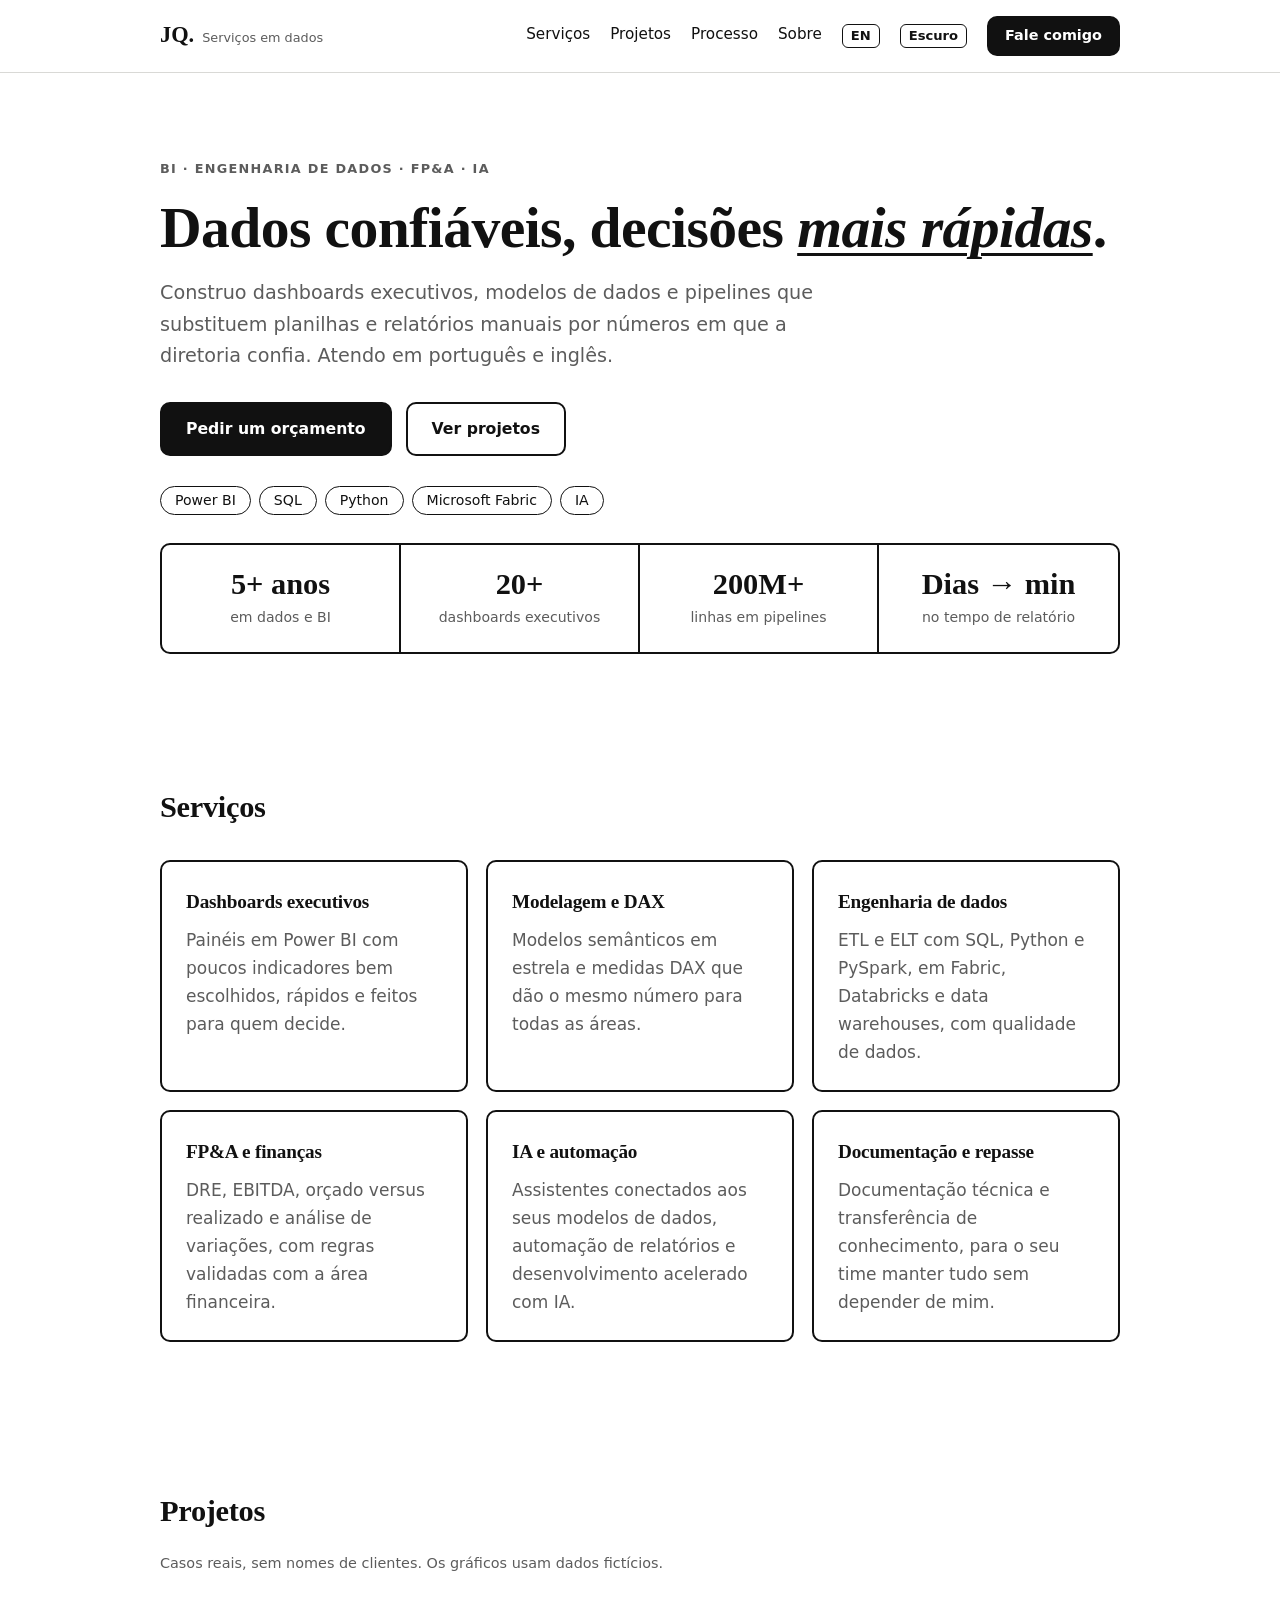
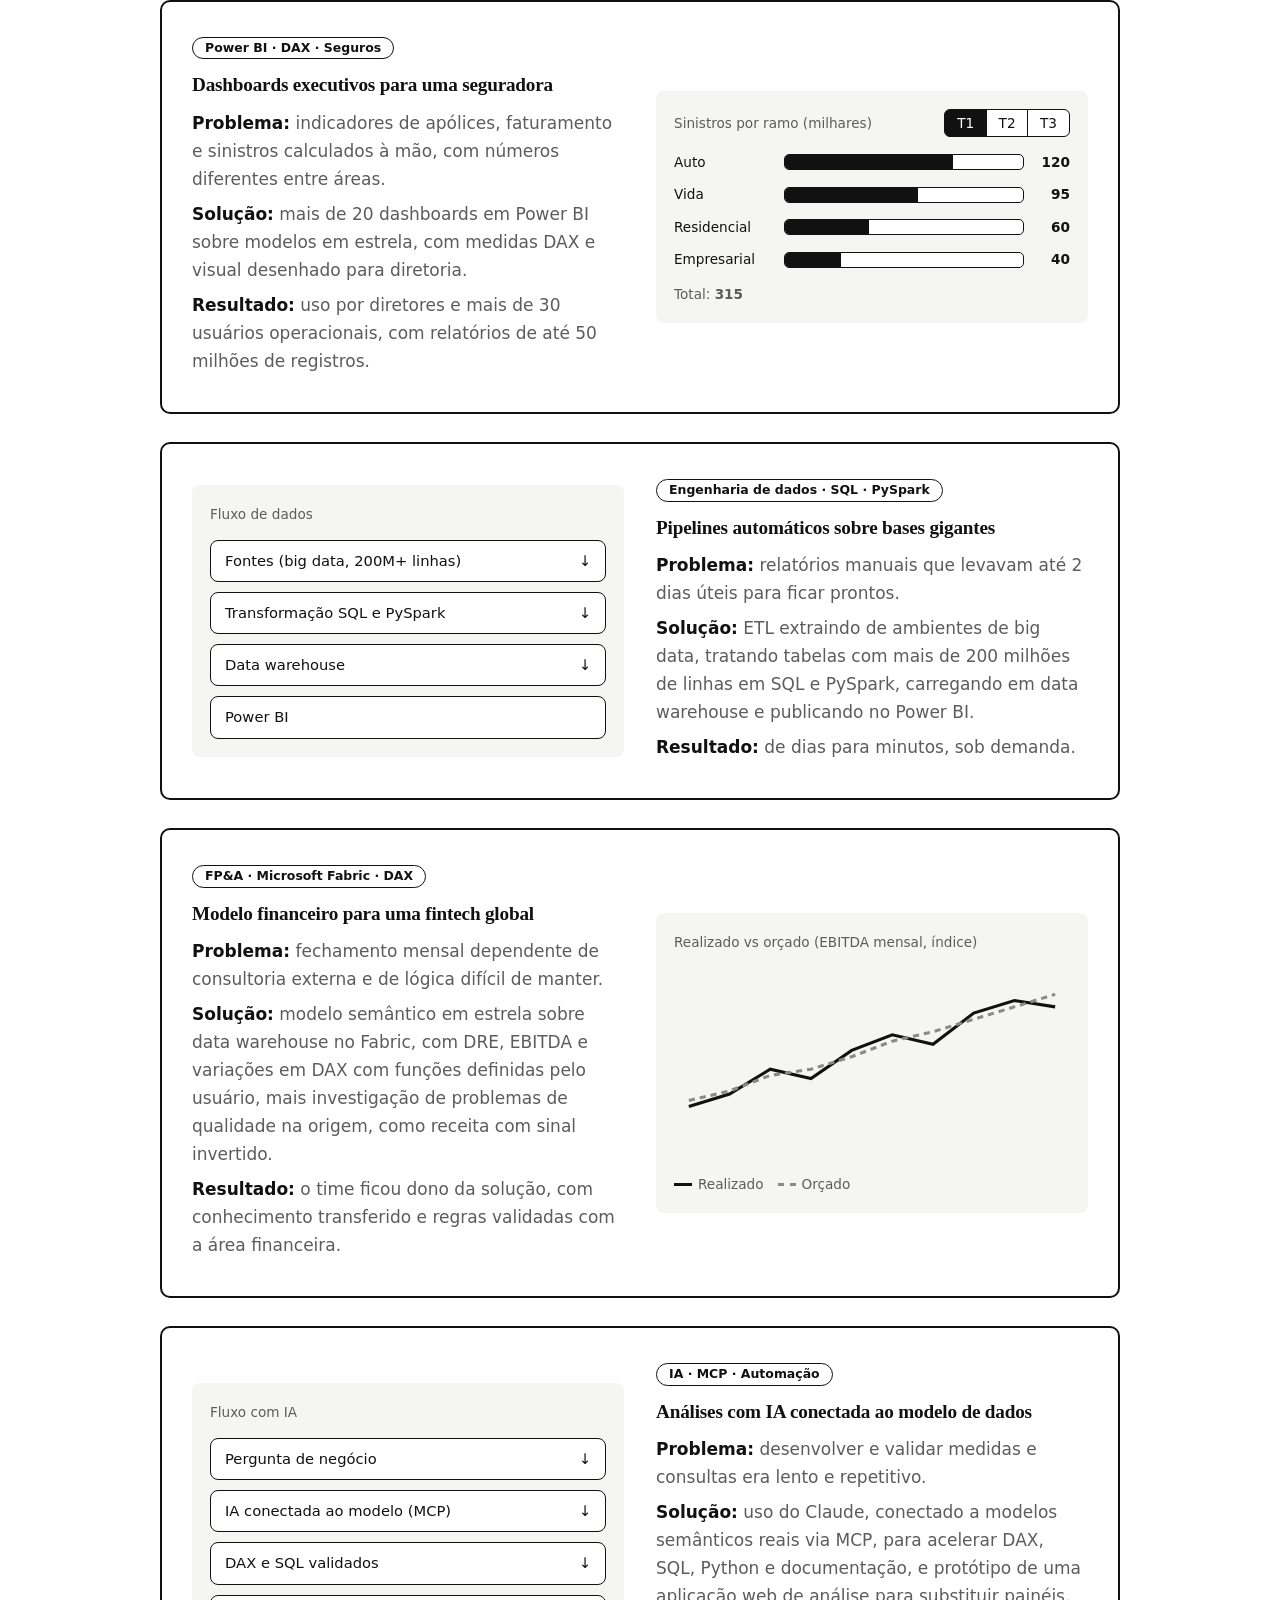
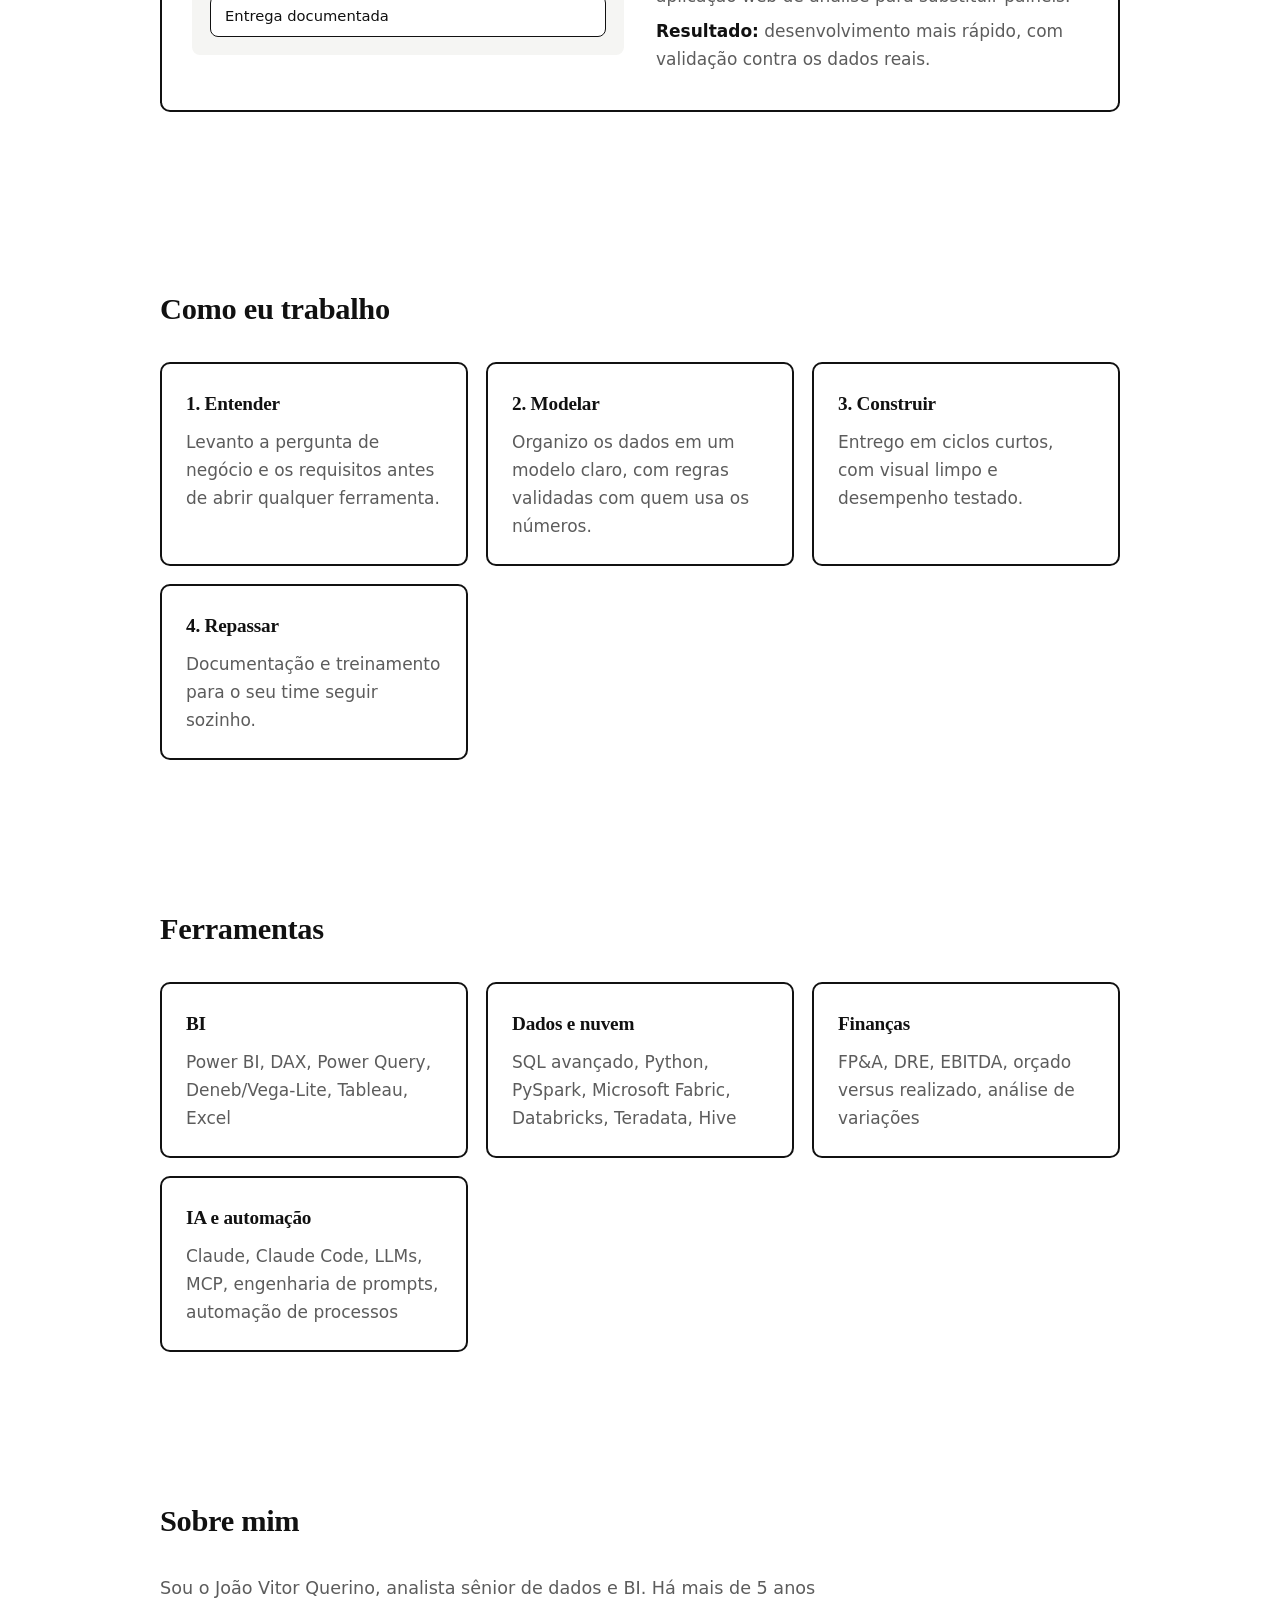
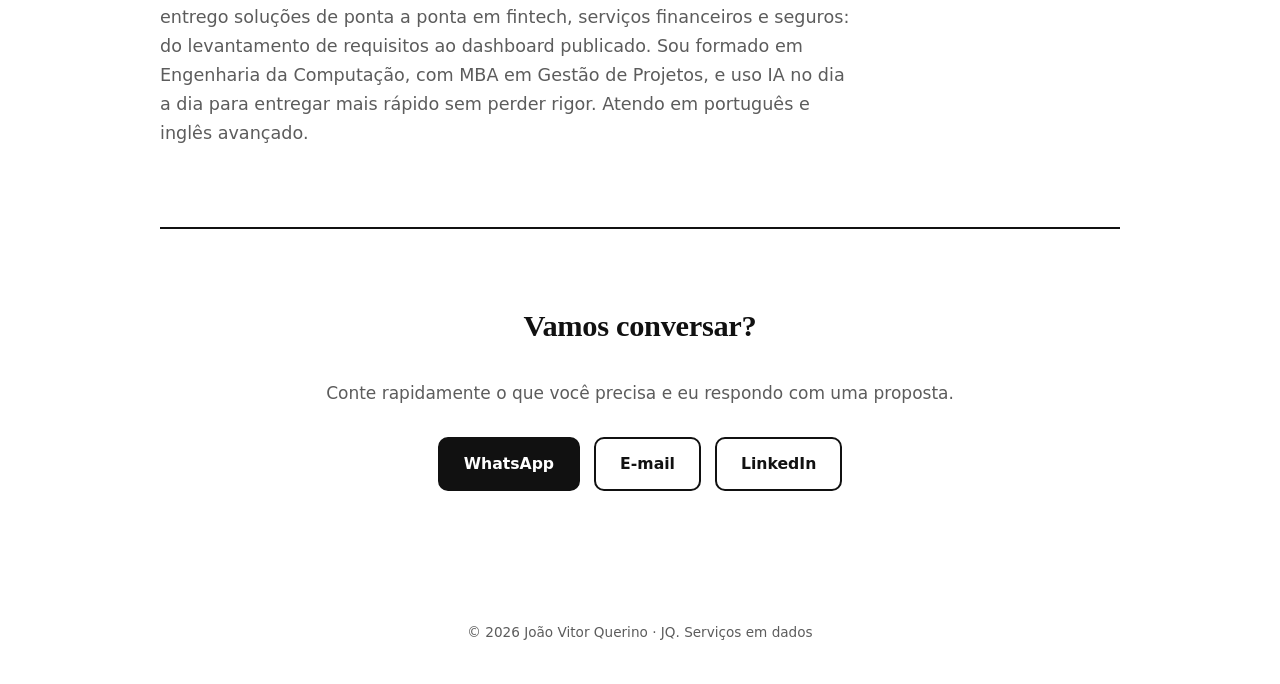
<file: index.html>
<!doctype html>
<html lang="pt-BR">
<head>
  <meta charset="utf-8">
  <meta name="viewport" content="width=device-width, initial-scale=1">
  <title>JQ. Serviços em dados | João Querino</title>
  <meta name="description" content="Power BI, SQL, Python, engenharia de dados, FP&A e IA aplicada. Dashboards executivos e pipelines de dados para empresas que precisam decidir com clareza.">
  <meta property="og:title" content="JQ. Serviços em dados">
  <meta property="og:description" content="Dashboards executivos, engenharia de dados e IA aplicada. Mais de 5 anos em fintech, serviços financeiros e seguros.">
  <meta property="og:type" content="website">
  <link rel="alternate" hreflang="en" href="en/">
  <link rel="alternate" hreflang="pt-BR" href="./">
  <script>try{var t=localStorage.getItem("theme");if(t)document.documentElement.dataset.theme=t}catch(e){}</script>
  <link rel="stylesheet" href="style.css">
</head>
<body>
  <header class="nav">
    <a class="brand" href="#topo">JQ.<small>Serviços em dados</small></a>
    <nav>
      <a href="#servicos">Serviços</a>
      <a href="#projetos">Projetos</a>
      <a href="#processo">Processo</a>
      <a href="#sobre">Sobre</a>
      <a class="lang" href="en/" hreflang="en" aria-label="Switch to English">EN</a>
      <button class="theme" type="button" aria-label="Alternar modo escuro">Escuro</button>
      <a class="btn small" href="#contato">Fale comigo</a>
    </nav>
  </header>

  <main id="topo">
    <section class="hero">
      <p class="eyebrow">BI · Engenharia de dados · FP&amp;A · IA</p>
      <h1>Dados confiáveis, decisões <em>mais rápidas</em>.</h1>
      <p class="lead">Construo dashboards executivos, modelos de dados e pipelines que substituem planilhas e relatórios manuais por números em que a diretoria confia. Atendo em português e inglês.</p>
      <div class="actions">
        <a class="btn" href="#contato">Pedir um orçamento</a>
        <a class="btn ghost" href="#projetos">Ver projetos</a>
      </div>
      <ul class="badges">
        <li>Power BI</li><li>SQL</li><li>Python</li><li>Microsoft Fabric</li><li>IA</li>
      </ul>
      <div class="stats">
        <div><b>5+ anos</b><span>em dados e BI</span></div>
        <div><b>20+</b><span>dashboards executivos</span></div>
        <div><b>200M+</b><span>linhas em pipelines</span></div>
        <div><b>Dias → min</b><span>no tempo de relatório</span></div>
      </div>
    </section>

    <section id="servicos">
      <h2>Serviços</h2>
      <div class="grid">
        <article class="card">
          <h3>Dashboards executivos</h3>
          <p>Painéis em Power BI com poucos indicadores bem escolhidos, rápidos e feitos para quem decide.</p>
        </article>
        <article class="card">
          <h3>Modelagem e DAX</h3>
          <p>Modelos semânticos em estrela e medidas DAX que dão o mesmo número para todas as áreas.</p>
        </article>
        <article class="card">
          <h3>Engenharia de dados</h3>
          <p>ETL e ELT com SQL, Python e PySpark, em Fabric, Databricks e data warehouses, com qualidade de dados.</p>
        </article>
        <article class="card">
          <h3>FP&amp;A e finanças</h3>
          <p>DRE, EBITDA, orçado versus realizado e análise de variações, com regras validadas com a área financeira.</p>
        </article>
        <article class="card">
          <h3>IA e automação</h3>
          <p>Assistentes conectados aos seus modelos de dados, automação de relatórios e desenvolvimento acelerado com IA.</p>
        </article>
        <article class="card">
          <h3>Documentação e repasse</h3>
          <p>Documentação técnica e transferência de conhecimento, para o seu time manter tudo sem depender de mim.</p>
        </article>
      </div>
    </section>

    <section id="projetos">
      <h2>Projetos</h2>
      <p class="note">Casos reais, sem nomes de clientes. Os gráficos usam dados fictícios.</p>

      <article class="case">
        <div class="case-text">
          <span class="tag">Power BI · DAX · Seguros</span>
          <h3>Dashboards executivos para uma seguradora</h3>
          <p><strong>Problema:</strong> indicadores de apólices, faturamento e sinistros calculados à mão, com números diferentes entre áreas.</p>
          <p><strong>Solução:</strong> mais de 20 dashboards em Power BI sobre modelos em estrela, com medidas DAX e visual desenhado para diretoria.</p>
          <p><strong>Resultado:</strong> uso por diretores e mais de 30 usuários operacionais, com relatórios de até 50 milhões de registros.</p>
        </div>
        <div class="demo" aria-label="Demonstração interativa com dados fictícios">
          <div class="demo-head">
            <span id="bars-title"></span>
            <div class="seg" role="group" aria-label="Period">
              <button data-p="q1" class="on">T1</button>
              <button data-p="q2">T2</button>
              <button data-p="q3">T3</button>
            </div>
          </div>
          <div id="bars" class="bars"></div>
          <p class="demo-foot">Total: <strong id="total"></strong></p>
        </div>
      </article>

      <article class="case rev">
        <div class="case-text">
          <span class="tag">Engenharia de dados · SQL · PySpark</span>
          <h3>Pipelines automáticos sobre bases gigantes</h3>
          <p><strong>Problema:</strong> relatórios manuais que levavam até 2 dias úteis para ficar prontos.</p>
          <p><strong>Solução:</strong> ETL extraindo de ambientes de big data, tratando tabelas com mais de 200 milhões de linhas em SQL e PySpark, carregando em data warehouse e publicando no Power BI.</p>
          <p><strong>Resultado:</strong> de dias para minutos, sob demanda.</p>
        </div>
        <div class="demo">
          <div class="demo-head"><span>Fluxo de dados</span></div>
          <ol class="flow">
            <li>Fontes (big data, 200M+ linhas)</li><li>Transformação SQL e PySpark</li><li>Data warehouse</li><li>Power BI</li>
          </ol>
        </div>
      </article>

      <article class="case">
        <div class="case-text">
          <span class="tag">FP&amp;A · Microsoft Fabric · DAX</span>
          <h3>Modelo financeiro para uma fintech global</h3>
          <p><strong>Problema:</strong> fechamento mensal dependente de consultoria externa e de lógica difícil de manter.</p>
          <p><strong>Solução:</strong> modelo semântico em estrela sobre data warehouse no Fabric, com DRE, EBITDA e variações em DAX com funções definidas pelo usuário, mais investigação de problemas de qualidade na origem, como receita com sinal invertido.</p>
          <p><strong>Resultado:</strong> o time ficou dono da solução, com conhecimento transferido e regras validadas com a área financeira.</p>
        </div>
        <div class="demo">
          <div class="demo-head"><span id="line-title"></span></div>
          <svg id="line" viewBox="0 0 320 150" role="img"></svg>
          <p class="demo-foot"><span class="dot a"></span><span id="lg-a"></span><span class="dot b"></span><span id="lg-b"></span></p>
        </div>
      </article>

      <article class="case rev">
        <div class="case-text">
          <span class="tag">IA · MCP · Automação</span>
          <h3>Análises com IA conectada ao modelo de dados</h3>
          <p><strong>Problema:</strong> desenvolver e validar medidas e consultas era lento e repetitivo.</p>
          <p><strong>Solução:</strong> uso do Claude, conectado a modelos semânticos reais via MCP, para acelerar DAX, SQL, Python e documentação, e protótipo de uma aplicação web de análise para substituir painéis.</p>
          <p><strong>Resultado:</strong> desenvolvimento mais rápido, com validação contra os dados reais.</p>
        </div>
        <div class="demo">
          <div class="demo-head"><span>Fluxo com IA</span></div>
          <ol class="flow">
            <li>Pergunta de negócio</li><li>IA conectada ao modelo (MCP)</li><li>DAX e SQL validados</li><li>Entrega documentada</li>
          </ol>
        </div>
      </article>
    </section>

    <section id="processo">
      <h2>Como eu trabalho</h2>
      <div class="grid four">
        <div class="card"><h3>1. Entender</h3><p>Levanto a pergunta de negócio e os requisitos antes de abrir qualquer ferramenta.</p></div>
        <div class="card"><h3>2. Modelar</h3><p>Organizo os dados em um modelo claro, com regras validadas com quem usa os números.</p></div>
        <div class="card"><h3>3. Construir</h3><p>Entrego em ciclos curtos, com visual limpo e desempenho testado.</p></div>
        <div class="card"><h3>4. Repassar</h3><p>Documentação e treinamento para o seu time seguir sozinho.</p></div>
      </div>
    </section>

    <section id="stack">
      <h2>Ferramentas</h2>
      <div class="grid">
        <div class="card"><h3>BI</h3><p>Power BI, DAX, Power Query, Deneb/Vega-Lite, Tableau, Excel</p></div>
        <div class="card"><h3>Dados e nuvem</h3><p>SQL avançado, Python, PySpark, Microsoft Fabric, Databricks, Teradata, Hive</p></div>
        <div class="card"><h3>Finanças</h3><p>FP&amp;A, DRE, EBITDA, orçado versus realizado, análise de variações</p></div>
        <div class="card"><h3>IA e automação</h3><p>Claude, Claude Code, LLMs, MCP, engenharia de prompts, automação de processos</p></div>
      </div>
    </section>

    <section id="sobre">
      <h2>Sobre mim</h2>
      <p class="about">Sou o João Vitor Querino, analista sênior de dados e BI. Há mais de 5 anos entrego soluções de ponta a ponta em fintech, serviços financeiros e seguros: do levantamento de requisitos ao dashboard publicado. Sou formado em Engenharia da Computação, com MBA em Gestão de Projetos, e uso IA no dia a dia para entregar mais rápido sem perder rigor. Atendo em português e inglês avançado.</p>
    </section>

    <section id="contato" class="contact">
      <h2>Vamos conversar?</h2>
      <p>Conte rapidamente o que você precisa e eu respondo com uma proposta.</p>
      <div class="actions center-a">
        <a class="btn" href="https://wa.me/5511939303151?text=Ol%C3%A1%2C%20vi%20seu%20portf%C3%B3lio%20e%20gostaria%20de%20conversar.">WhatsApp</a>
        <a class="btn ghost" href="mailto:joaovquerino@gmail.com">E-mail</a>
        <a class="btn ghost" href="https://www.linkedin.com/in/joaovquerino">LinkedIn</a>
      </div>
    </section>
  </main>

  <footer>© <span id="y"></span> João Vitor Querino · JQ. Serviços em dados</footer>
  <script src="script.js"></script>
</body>
</html>
</file>
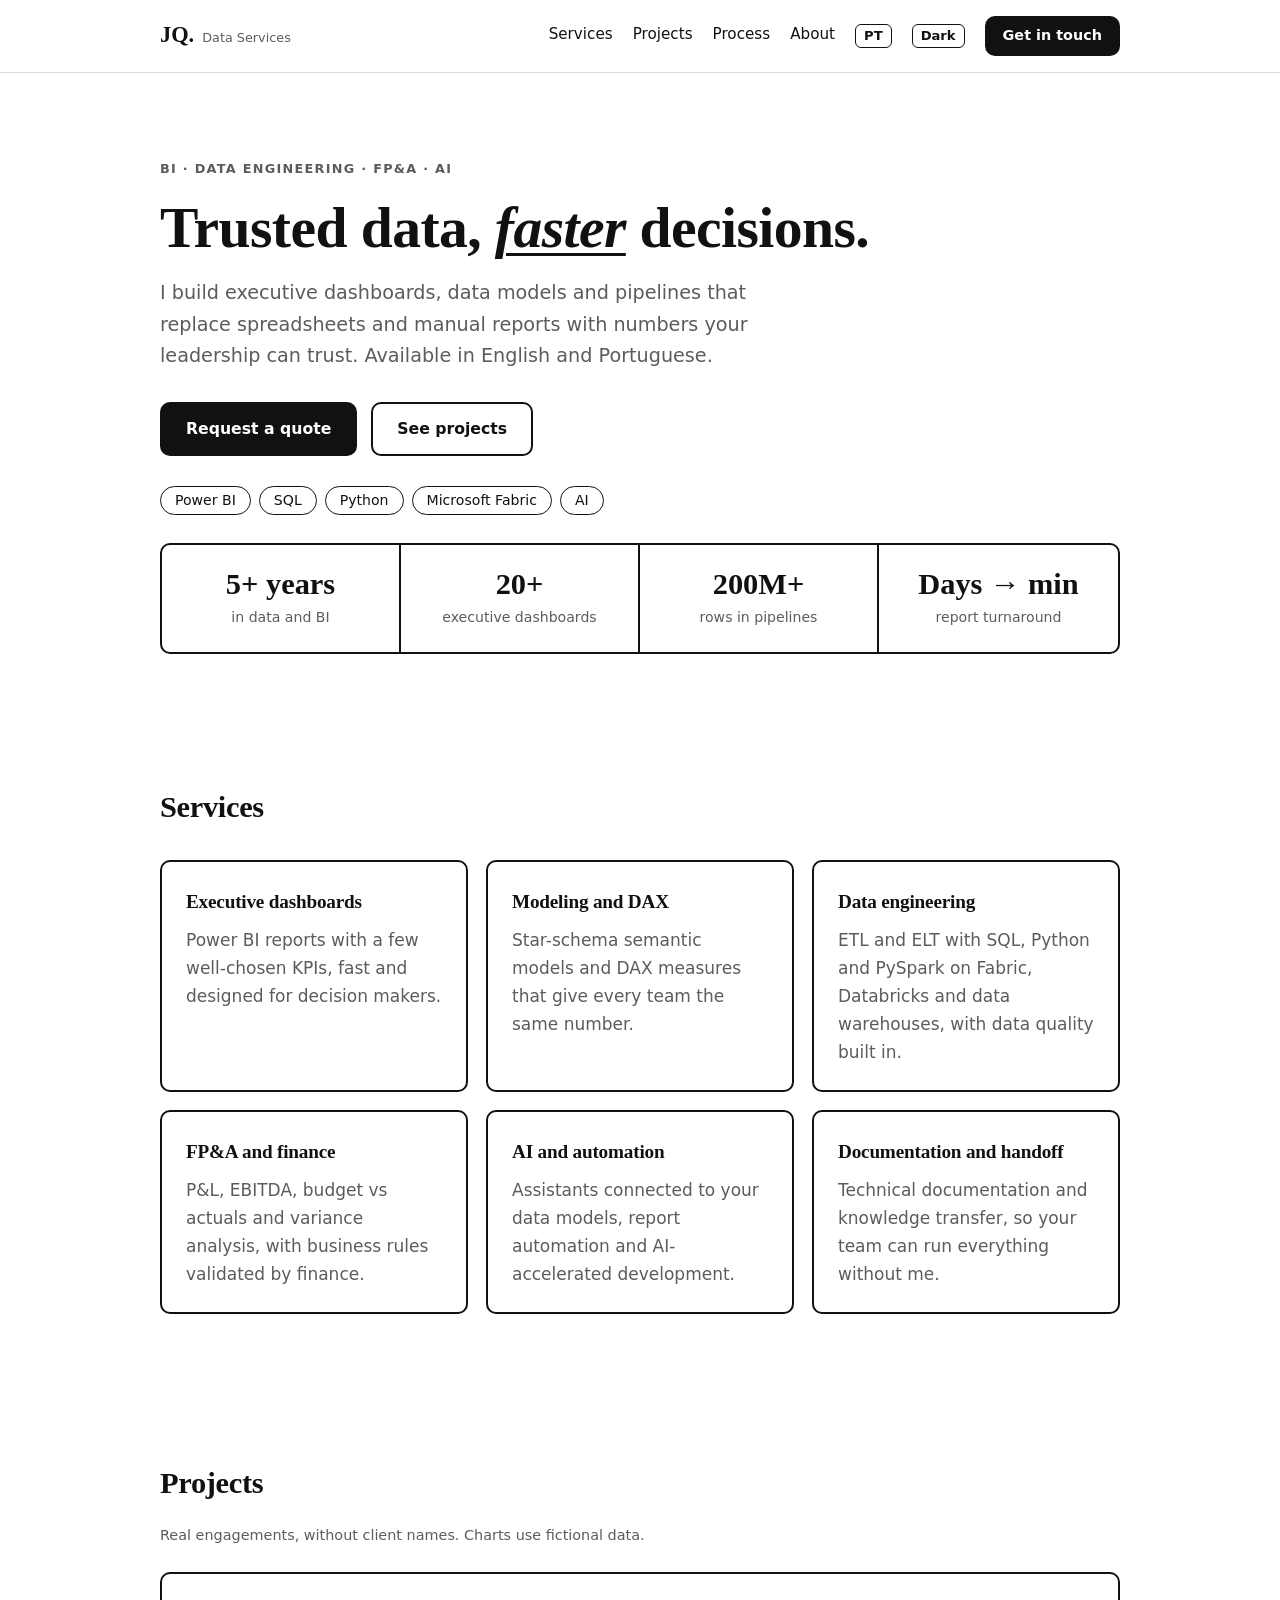
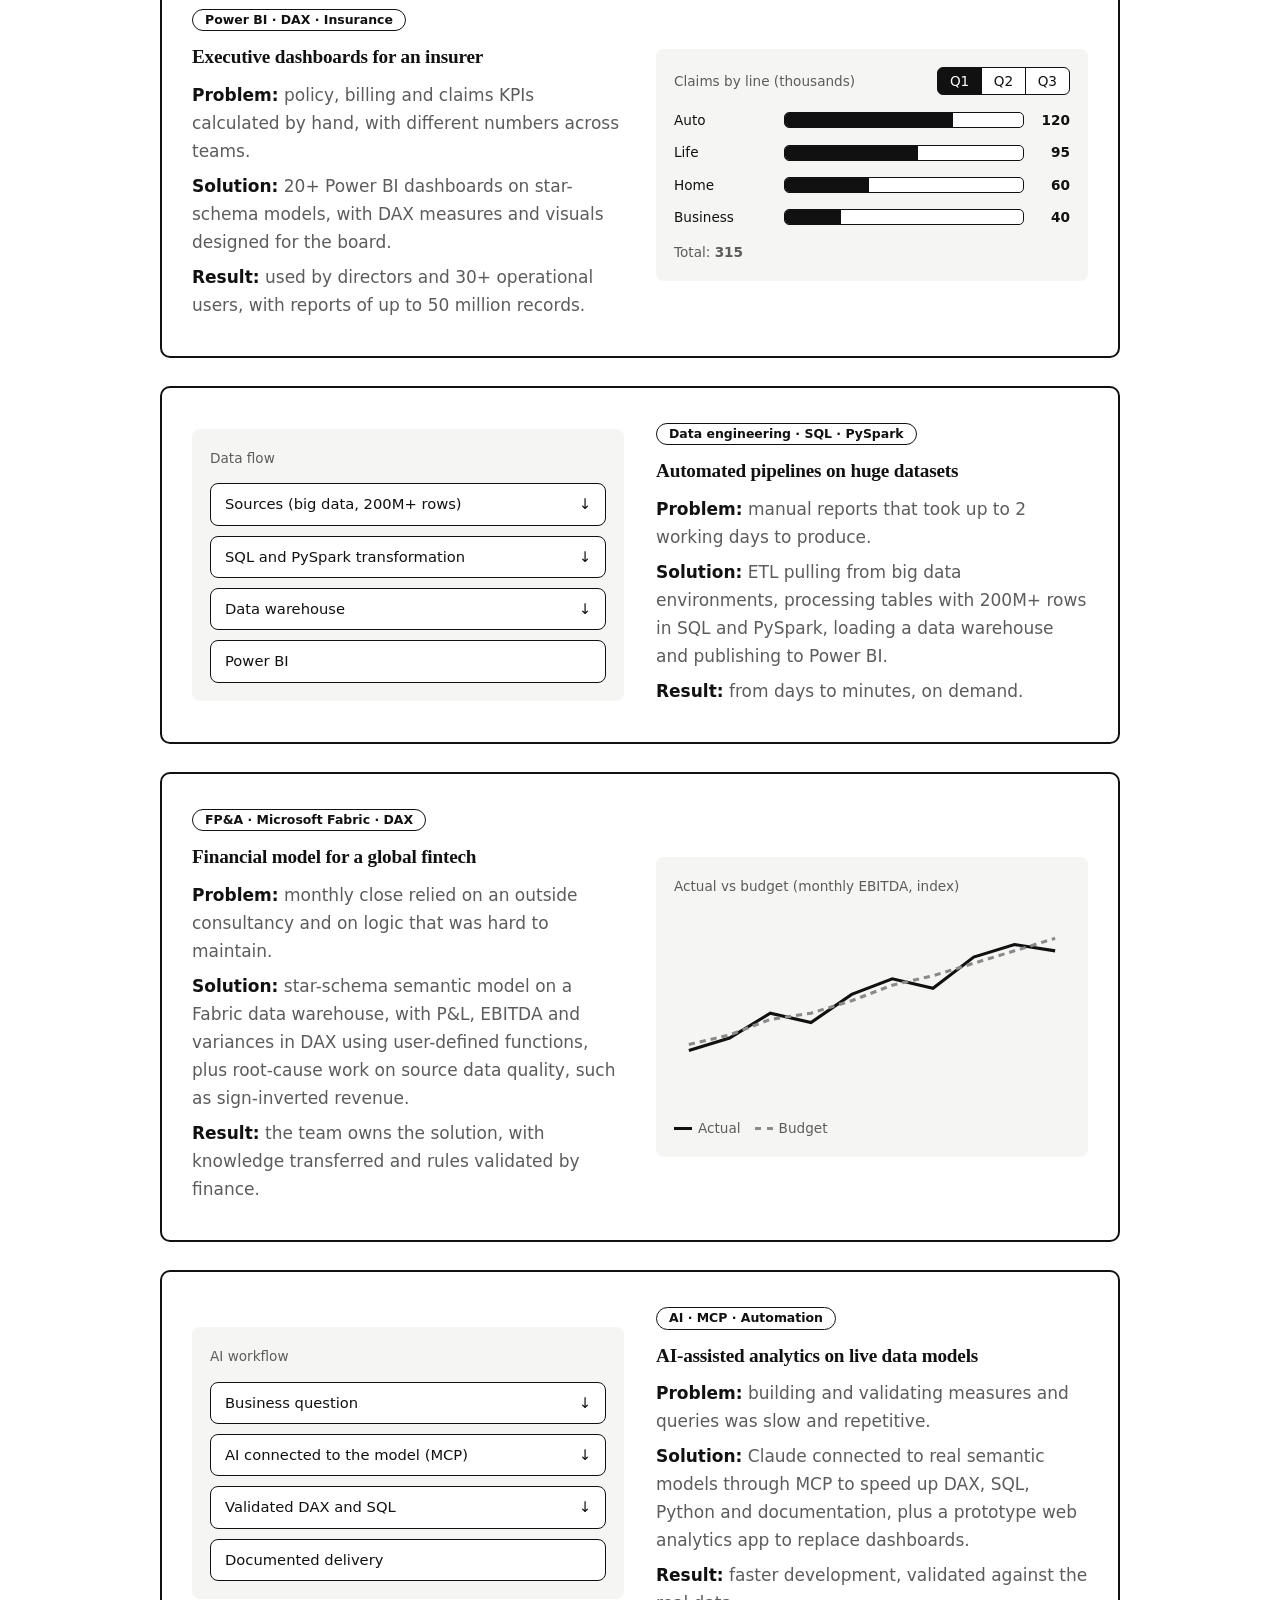
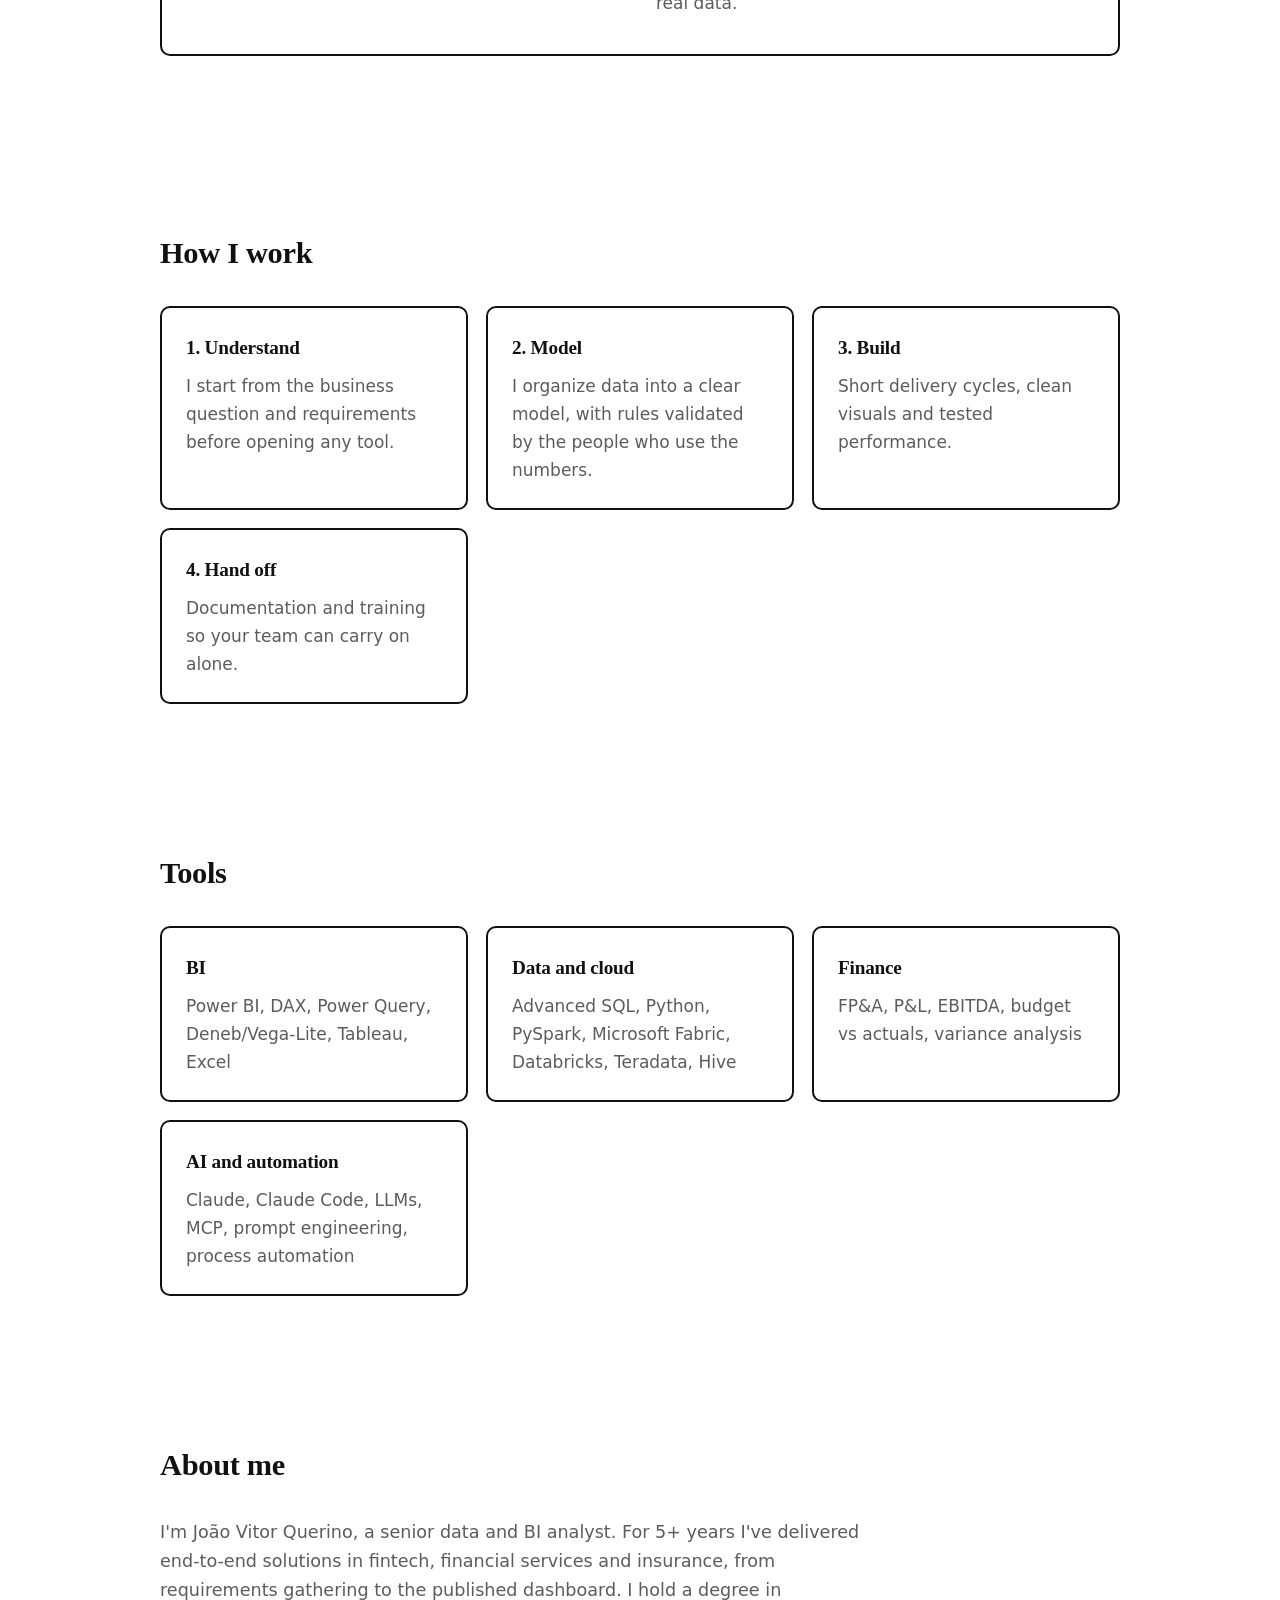
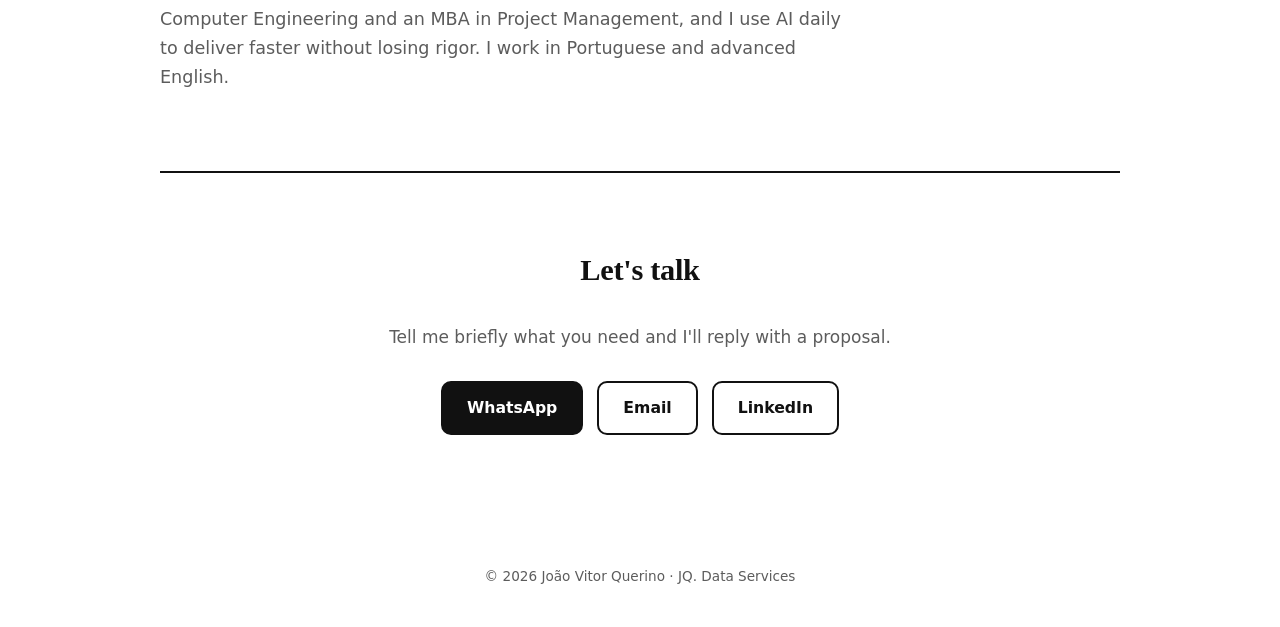
<file: en/index.html>
<!doctype html>
<html lang="en">
<head>
  <meta charset="utf-8">
  <meta name="viewport" content="width=device-width, initial-scale=1">
  <title>JQ. Data Services | João Querino</title>
  <meta name="description" content="Power BI, SQL, Python, data engineering, FP&A and applied AI. Executive dashboards and data pipelines for teams that need to decide with clarity.">
  <meta property="og:title" content="JQ. Data Services">
  <meta property="og:description" content="Executive dashboards, data engineering and applied AI. 5+ years in fintech, financial services and insurance.">
  <meta property="og:type" content="website">
  <link rel="alternate" hreflang="pt-BR" href="../">
  <link rel="alternate" hreflang="en" href="./">
  <script>try{var t=localStorage.getItem("theme");if(t)document.documentElement.dataset.theme=t}catch(e){}</script>
  <link rel="stylesheet" href="../style.css">
</head>
<body>
  <header class="nav">
    <a class="brand" href="#topo">JQ.<small>Data Services</small></a>
    <nav>
      <a href="#servicos">Services</a>
      <a href="#projetos">Projects</a>
      <a href="#processo">Process</a>
      <a href="#sobre">About</a>
      <a class="lang" href="../" hreflang="pt-BR" aria-label="Mudar para português">PT</a>
      <button class="theme" type="button" aria-label="Toggle dark mode">Dark</button>
      <a class="btn small" href="#contato">Get in touch</a>
    </nav>
  </header>

  <main id="topo">
    <section class="hero">
      <p class="eyebrow">BI · Data engineering · FP&amp;A · AI</p>
      <h1>Trusted data, <em>faster</em> decisions.</h1>
      <p class="lead">I build executive dashboards, data models and pipelines that replace spreadsheets and manual reports with numbers your leadership can trust. Available in English and Portuguese.</p>
      <div class="actions">
        <a class="btn" href="#contato">Request a quote</a>
        <a class="btn ghost" href="#projetos">See projects</a>
      </div>
      <ul class="badges">
        <li>Power BI</li><li>SQL</li><li>Python</li><li>Microsoft Fabric</li><li>AI</li>
      </ul>
      <div class="stats">
        <div><b>5+ years</b><span>in data and BI</span></div>
        <div><b>20+</b><span>executive dashboards</span></div>
        <div><b>200M+</b><span>rows in pipelines</span></div>
        <div><b>Days → min</b><span>report turnaround</span></div>
      </div>
    </section>

    <section id="servicos">
      <h2>Services</h2>
      <div class="grid">
        <article class="card">
          <h3>Executive dashboards</h3>
          <p>Power BI reports with a few well-chosen KPIs, fast and designed for decision makers.</p>
        </article>
        <article class="card">
          <h3>Modeling and DAX</h3>
          <p>Star-schema semantic models and DAX measures that give every team the same number.</p>
        </article>
        <article class="card">
          <h3>Data engineering</h3>
          <p>ETL and ELT with SQL, Python and PySpark on Fabric, Databricks and data warehouses, with data quality built in.</p>
        </article>
        <article class="card">
          <h3>FP&amp;A and finance</h3>
          <p>P&amp;L, EBITDA, budget vs actuals and variance analysis, with business rules validated by finance.</p>
        </article>
        <article class="card">
          <h3>AI and automation</h3>
          <p>Assistants connected to your data models, report automation and AI-accelerated development.</p>
        </article>
        <article class="card">
          <h3>Documentation and handoff</h3>
          <p>Technical documentation and knowledge transfer, so your team can run everything without me.</p>
        </article>
      </div>
    </section>

    <section id="projetos">
      <h2>Projects</h2>
      <p class="note">Real engagements, without client names. Charts use fictional data.</p>

      <article class="case">
        <div class="case-text">
          <span class="tag">Power BI · DAX · Insurance</span>
          <h3>Executive dashboards for an insurer</h3>
          <p><strong>Problem:</strong> policy, billing and claims KPIs calculated by hand, with different numbers across teams.</p>
          <p><strong>Solution:</strong> 20+ Power BI dashboards on star-schema models, with DAX measures and visuals designed for the board.</p>
          <p><strong>Result:</strong> used by directors and 30+ operational users, with reports of up to 50 million records.</p>
        </div>
        <div class="demo" aria-label="Interactive demo with fictional data">
          <div class="demo-head">
            <span id="bars-title"></span>
            <div class="seg" role="group" aria-label="Period">
              <button data-p="q1" class="on">Q1</button>
              <button data-p="q2">Q2</button>
              <button data-p="q3">Q3</button>
            </div>
          </div>
          <div id="bars" class="bars"></div>
          <p class="demo-foot">Total: <strong id="total"></strong></p>
        </div>
      </article>

      <article class="case rev">
        <div class="case-text">
          <span class="tag">Data engineering · SQL · PySpark</span>
          <h3>Automated pipelines on huge datasets</h3>
          <p><strong>Problem:</strong> manual reports that took up to 2 working days to produce.</p>
          <p><strong>Solution:</strong> ETL pulling from big data environments, processing tables with 200M+ rows in SQL and PySpark, loading a data warehouse and publishing to Power BI.</p>
          <p><strong>Result:</strong> from days to minutes, on demand.</p>
        </div>
        <div class="demo">
          <div class="demo-head"><span>Data flow</span></div>
          <ol class="flow">
            <li>Sources (big data, 200M+ rows)</li><li>SQL and PySpark transformation</li><li>Data warehouse</li><li>Power BI</li>
          </ol>
        </div>
      </article>

      <article class="case">
        <div class="case-text">
          <span class="tag">FP&amp;A · Microsoft Fabric · DAX</span>
          <h3>Financial model for a global fintech</h3>
          <p><strong>Problem:</strong> monthly close relied on an outside consultancy and on logic that was hard to maintain.</p>
          <p><strong>Solution:</strong> star-schema semantic model on a Fabric data warehouse, with P&amp;L, EBITDA and variances in DAX using user-defined functions, plus root-cause work on source data quality, such as sign-inverted revenue.</p>
          <p><strong>Result:</strong> the team owns the solution, with knowledge transferred and rules validated by finance.</p>
        </div>
        <div class="demo">
          <div class="demo-head"><span id="line-title"></span></div>
          <svg id="line" viewBox="0 0 320 150" role="img"></svg>
          <p class="demo-foot"><span class="dot a"></span><span id="lg-a"></span><span class="dot b"></span><span id="lg-b"></span></p>
        </div>
      </article>

      <article class="case rev">
        <div class="case-text">
          <span class="tag">AI · MCP · Automation</span>
          <h3>AI-assisted analytics on live data models</h3>
          <p><strong>Problem:</strong> building and validating measures and queries was slow and repetitive.</p>
          <p><strong>Solution:</strong> Claude connected to real semantic models through MCP to speed up DAX, SQL, Python and documentation, plus a prototype web analytics app to replace dashboards.</p>
          <p><strong>Result:</strong> faster development, validated against the real data.</p>
        </div>
        <div class="demo">
          <div class="demo-head"><span>AI workflow</span></div>
          <ol class="flow">
            <li>Business question</li><li>AI connected to the model (MCP)</li><li>Validated DAX and SQL</li><li>Documented delivery</li>
          </ol>
        </div>
      </article>
    </section>

    <section id="processo">
      <h2>How I work</h2>
      <div class="grid four">
        <div class="card"><h3>1. Understand</h3><p>I start from the business question and requirements before opening any tool.</p></div>
        <div class="card"><h3>2. Model</h3><p>I organize data into a clear model, with rules validated by the people who use the numbers.</p></div>
        <div class="card"><h3>3. Build</h3><p>Short delivery cycles, clean visuals and tested performance.</p></div>
        <div class="card"><h3>4. Hand off</h3><p>Documentation and training so your team can carry on alone.</p></div>
      </div>
    </section>

    <section id="stack">
      <h2>Tools</h2>
      <div class="grid">
        <div class="card"><h3>BI</h3><p>Power BI, DAX, Power Query, Deneb/Vega-Lite, Tableau, Excel</p></div>
        <div class="card"><h3>Data and cloud</h3><p>Advanced SQL, Python, PySpark, Microsoft Fabric, Databricks, Teradata, Hive</p></div>
        <div class="card"><h3>Finance</h3><p>FP&amp;A, P&amp;L, EBITDA, budget vs actuals, variance analysis</p></div>
        <div class="card"><h3>AI and automation</h3><p>Claude, Claude Code, LLMs, MCP, prompt engineering, process automation</p></div>
      </div>
    </section>

    <section id="sobre">
      <h2>About me</h2>
      <p class="about">I'm João Vitor Querino, a senior data and BI analyst. For 5+ years I've delivered end-to-end solutions in fintech, financial services and insurance, from requirements gathering to the published dashboard. I hold a degree in Computer Engineering and an MBA in Project Management, and I use AI daily to deliver faster without losing rigor. I work in Portuguese and advanced English.</p>
    </section>

    <section id="contato" class="contact">
      <h2>Let's talk</h2>
      <p>Tell me briefly what you need and I'll reply with a proposal.</p>
      <div class="actions center-a">
        <a class="btn" href="https://wa.me/5511939303151?text=Hi%2C%20I%20saw%20your%20portfolio%20and%20would%20like%20to%20talk.">WhatsApp</a>
        <a class="btn ghost" href="mailto:joaovquerino@gmail.com">Email</a>
        <a class="btn ghost" href="https://www.linkedin.com/in/joaovquerino">LinkedIn</a>
      </div>
    </section>
  </main>

  <footer>© <span id="y"></span> João Vitor Querino · JQ. Data Services</footer>
  <script src="../script.js"></script>
</body>
</html>
</file>
<file: style.css>
:root{
  --bg:#fff;--soft:#f5f5f3;--text:#111;--muted:#5c5c5c;--line:#111;--hair:#d9d9d6;--chart2:#8a8a8a;
  --nav-bg:rgba(255,255,255,.92);--radius:10px;
}
:root[data-theme="dark"]{
  --bg:#0f0f0f;--soft:#1b1b1b;--text:#f2f2ef;--muted:#a6a6a2;--line:#f2f2ef;--hair:#333;--chart2:#8d8d8a;
  --nav-bg:rgba(15,15,15,.92);
}
@media (prefers-color-scheme: dark){
  :root:not([data-theme="light"]){
    --bg:#0f0f0f;--soft:#1b1b1b;--text:#f2f2ef;--muted:#a6a6a2;--line:#f2f2ef;--hair:#333;--chart2:#8d8d8a;
    --nav-bg:rgba(15,15,15,.92);
  }
}
*{box-sizing:border-box}
html{scroll-behavior:smooth;color-scheme:light dark}
:root[data-theme="light"]{color-scheme:light}
:root[data-theme="dark"]{color-scheme:dark}
body{margin:0;background:var(--bg);color:var(--text);
  font:17px/1.65 system-ui,-apple-system,"Segoe UI",Roboto,sans-serif}
a{color:inherit;text-decoration:none}
main,footer{max-width:1000px;margin:0 auto;padding-left:20px;padding-right:20px}
section{padding:72px 0}
h1,h2,h3{font-family:ui-serif,Georgia,"Times New Roman",serif;font-weight:700;letter-spacing:-.01em}
h1{font-size:clamp(2.2rem,5.5vw,3.6rem);line-height:1.1;margin:.3em 0}
h1 em{font-style:italic;text-decoration:underline;text-decoration-thickness:3px;text-underline-offset:6px}
h2{font-size:1.9rem;margin:0 0 28px}
h3{margin:0 0 8px;font-size:1.2rem}
p{margin:.4em 0}

/* Botões */
.btn{display:inline-block;padding:12px 24px;border:2px solid var(--line);border-radius:var(--radius);
  background:var(--text);color:var(--bg);font:inherit;font-weight:600;font-size:.98rem;cursor:pointer;
  box-shadow:0 0 0 var(--line);transition:transform .15s,box-shadow .15s,background .15s,color .15s}
.btn:hover{transform:translate(-3px,-3px);box-shadow:4px 4px 0 var(--line);background:var(--bg);color:var(--text)}
.btn:active{transform:translate(0,0);box-shadow:0 0 0 var(--line)}
.btn.ghost{background:var(--bg);color:var(--text)}
.btn.ghost:hover{background:var(--text);color:var(--bg)}
.btn:focus-visible,.seg button:focus-visible,a:focus-visible,.theme:focus-visible{outline:3px solid var(--text);outline-offset:3px}
.btn.small{padding:6px 16px;font-size:.9rem}

.nav{display:flex;justify-content:space-between;align-items:center;padding:16px max(20px,calc((100% - 1000px)/2 + 20px));
  position:sticky;top:0;background:var(--nav-bg);backdrop-filter:blur(6px);z-index:5;border-bottom:1px solid var(--hair)}
.nav nav{display:flex;gap:20px;align-items:center;font-size:.95rem}
.nav nav a:not(.btn):not(.lang){background:linear-gradient(currentColor,currentColor) 0 100%/0 2px no-repeat;
  transition:background-size .2s;padding-bottom:2px}
.nav nav a:not(.btn):not(.lang):hover{background-size:100% 2px}
.lang,.theme{border:1.5px solid var(--line);border-radius:6px;padding:0 8px;font-size:.82rem;font-weight:600;
  background:var(--bg);color:var(--text);cursor:pointer;line-height:1.7;font-family:inherit;transition:background .15s,color .15s}
.lang:hover,.theme:hover{background:var(--text);color:var(--bg)}
.brand{font-family:ui-serif,Georgia,serif;font-weight:700;font-size:1.4rem;display:flex;align-items:baseline;gap:8px}
.brand small{font:500 .8rem system-ui,sans-serif;color:var(--muted)}

.hero{padding-top:80px;padding-bottom:48px}
.eyebrow{font-weight:600;letter-spacing:.1em;text-transform:uppercase;font-size:.8rem;color:var(--muted)}
.lead{color:var(--muted);font-size:1.2rem;max-width:660px}
.actions{display:flex;gap:14px;flex-wrap:wrap;margin:30px 0}
.center-a{justify-content:center}
.badges{display:flex;gap:8px;flex-wrap:wrap;list-style:none;padding:0;margin:0}
.badges li{border:1.5px solid var(--line);padding:2px 14px;border-radius:99px;font-size:.88rem;font-weight:500}

.stats{display:grid;grid-template-columns:repeat(4,1fr);border:2px solid var(--line);border-radius:var(--radius);
  margin:28px 0 8px;overflow:hidden}
.stats div{padding:22px 12px;text-align:center;border-right:2px solid var(--line)}
.stats div:last-child{border-right:0}
.stats b{display:block;font-family:ui-serif,Georgia,serif;font-size:1.9rem;line-height:1.15}
.stats span{font-size:.88rem;color:var(--muted)}

.grid{display:grid;grid-template-columns:repeat(auto-fit,minmax(230px,1fr));gap:18px}
.card{border:2px solid var(--line);border-radius:var(--radius);padding:24px;background:var(--bg);
  transition:transform .15s,box-shadow .15s}
.card:hover{transform:translate(-3px,-3px);box-shadow:5px 5px 0 var(--line)}
.card p{color:var(--muted);margin:0}
.note{color:var(--muted);font-size:.9rem;margin:-12px 0 24px}

.case{display:grid;grid-template-columns:1fr 1fr;gap:32px;align-items:center;margin-bottom:28px;
  border:2px solid var(--line);border-radius:var(--radius);padding:30px}
.case.rev .demo{order:-1}
.case-text p{color:var(--muted)}
.case-text strong{color:var(--text)}
.tag{display:inline-block;font-size:.78rem;font-weight:600;border:1.5px solid var(--line);
  border-radius:99px;padding:0 12px;margin-bottom:10px}
.demo{background:var(--soft);border-radius:8px;padding:18px}
.demo-head{display:flex;justify-content:space-between;align-items:center;font-size:.85rem;color:var(--muted);margin-bottom:14px}
.seg{display:flex}
.seg button{background:var(--bg);border:1.5px solid var(--line);color:var(--text);padding:2px 12px;cursor:pointer;
  font:inherit;font-size:.85rem;margin-left:-1.5px;transition:background .15s,color .15s}
.seg button:first-child{border-radius:6px 0 0 6px;margin-left:0}
.seg button:last-child{border-radius:0 6px 6px 0}
.seg button:hover{background:var(--hair)}
.seg button.on{background:var(--text);color:var(--bg)}
.bars{display:grid;gap:10px}
.bar{display:grid;grid-template-columns:100px 1fr 36px;gap:10px;align-items:center;font-size:.85rem}
.bar>div{background:var(--bg);border:1.5px solid var(--line);border-radius:5px;height:16px;overflow:hidden}
.bar i{display:block;height:100%;background:var(--text);transition:width .5s}
.bar b{text-align:right}
.demo-foot{font-size:.85rem;color:var(--muted);margin:12px 0 0}
.dot{display:inline-block;width:18px;height:0;border-top:3px solid var(--text);margin:0 6px 3px 14px}
.dot:first-child{margin-left:0}
.dot.b{border-top-style:dashed;border-color:var(--chart2)}
svg{width:100%;height:auto}
.flow{list-style:none;margin:0;padding:0;display:grid;gap:10px}
.flow li{background:var(--bg);border:1.5px solid var(--line);border-radius:8px;padding:8px 14px;position:relative;font-weight:500;font-size:.92rem}
.flow li:not(:last-child)::after{content:"↓";position:absolute;right:14px}
.about{max-width:700px;color:var(--muted);font-size:1.1rem}
.contact{text-align:center;border-top:2px solid var(--line)}
.contact p{color:var(--muted)}
footer{padding-top:28px;padding-bottom:40px;color:var(--muted);font-size:.85rem;text-align:center}

@media (max-width:760px){
  .case{grid-template-columns:1fr;padding:22px}.case.rev .demo{order:0}
  .nav nav a:not(.btn):not(.lang){display:none}
  .brand small{display:none}
  section{padding:48px 0}
  .stats{grid-template-columns:1fr 1fr}
  .stats div:nth-child(2){border-right:0}
  .stats div:nth-child(-n+2){border-bottom:2px solid var(--line)}
}
@media (prefers-reduced-motion:reduce){*{transition:none!important;scroll-behavior:auto}}
</file>
